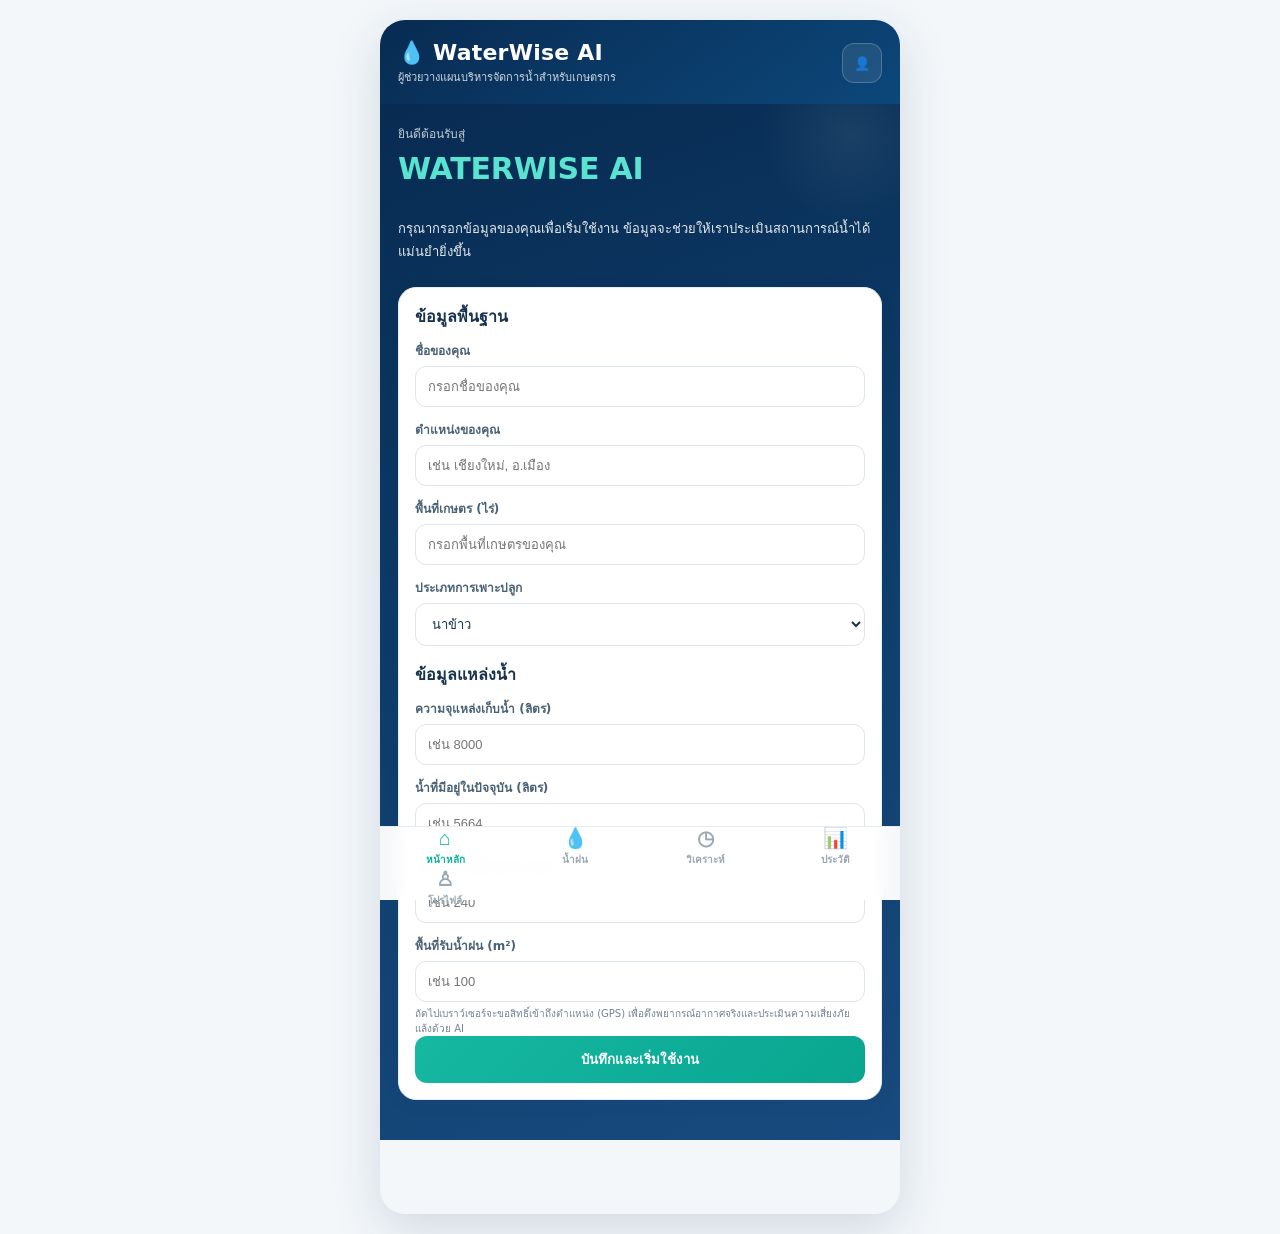
<file: Smart_Aquafarm/frontend/index.html>
<!DOCTYPE html>
<html lang="th">
<head>
  <meta charset="UTF-8" />
  <meta name="viewport" content="width=device-width, initial-scale=1.0" />
  <title>WaterWise AI</title>
  <link rel="stylesheet" href="style.css" />
</head>
<body>
  <div class="app-shell">
    <header class="app-header">
      <div>
        <div class="brand">💧 WaterWise AI</div>
        <div class="brand-sub">ผู้ช่วยวางแผนบริหารจัดการน้ำสำหรับเกษตรกร</div>
      </div>
      <button class="header-btn" id="profileBtn">👤</button>
    </header>

    <main id="app"></main>

    <nav class="bottom-nav">
      <button class="nav-item active" data-page="home"><span>⌂</span>หน้าหลัก</button>
      <button class="nav-item" data-page="water"><span>💧</span>น้ำฝน</button>
      <button class="nav-item" data-page="risk"><span>◷</span>วิเคราะห์</button>
      <button class="nav-item" data-page="history"><span>📊</span>ประวัติ</button>
      <button class="nav-item" data-page="profile"><span>♙</span>โปรไฟล์</button>
    </nav>
  </div>

  <div id="modal" class="modal hidden">
    <div class="modal-card">
      <button class="modal-close" id="modalClose">×</button>
      <div id="modalBody"></div>
    </div>
  </div>

  <script src="app.js"></script>
</body>
</html>
</file>
<file: Smart_Aquafarm/frontend/style.css>
*{box-sizing:border-box}
:root{
  --navy:#082b52;
  --navy2:#0c477a;
  --blue:#1468a9;
  --teal:#16b6a0;
  --teal2:#dff8f3;
  --bg:#f3f7fa;
  --card:#fff;
  --text:#17324d;
  --muted:#718395;
  --line:#e6edf2;
  --yellow:#f7b840;
  --orange:#f28b2f;
  --red:#ea5b3d;
}
html,body{margin:0;padding:0;background:var(--bg);color:var(--text);font-family:system-ui,-apple-system,"Noto Sans Thai","Segoe UI",sans-serif}
body{min-height:100vh}
.app-shell{min-height:100vh;max-width:520px;margin:0 auto;background:var(--bg);position:relative;padding-bottom:74px}
.app-header{background:linear-gradient(145deg,var(--navy),var(--navy2));color:#fff;padding:20px 18px 18px;display:flex;align-items:center;justify-content:space-between}
.brand{font-weight:900;font-size:22px;letter-spacing:.2px}
.brand-sub{font-size:11px;opacity:.8;margin-top:3px}
.header-btn{border:1px solid rgba(255,255,255,.2);background:rgba(255,255,255,.09);color:#fff;border-radius:12px;width:40px;height:40px;cursor:pointer}
main{padding:14px}
.hero{background:linear-gradient(160deg,var(--navy) 0%,#0e3f6d 55%,#194a7f 100%);color:#fff;border-radius:0 0 26px 26px;padding:20px 18px 26px;margin:-14px -14px 14px;position:relative;overflow:hidden}
.hero::before{content:"";position:absolute;right:-40px;top:-60px;width:180px;height:180px;border-radius:50%;background:radial-gradient(circle,rgba(255,255,255,.07),transparent 70%)}
.location{font-size:12px;opacity:.75;display:flex;align-items:center;gap:5px;position:relative;z-index:1}
.hero-title{font-size:23px;font-weight:800;margin:8px 0 18px;position:relative;z-index:1;letter-spacing:-.2px}
.water-main{display:flex;align-items:center;gap:16px;position:relative;z-index:1}
.water-icon{font-size:52px;filter:drop-shadow(0 6px 14px rgba(0,0,0,.25))}
.big-number{font-size:36px;font-weight:900;line-height:1;letter-spacing:-.5px}
.unit{font-size:13px;font-weight:700;opacity:.85}
.meta{font-size:11px;opacity:.75;margin-top:7px}
.pills{display:flex;gap:8px;margin-top:19px;flex-wrap:wrap;position:relative;z-index:1}
.pill{padding:8px 12px;border-radius:999px;border:1px solid rgba(255,255,255,.16);background:rgba(255,255,255,.09);font-size:11px;font-weight:600;display:inline-flex;align-items:center;gap:5px}
.pill.good{color:#8be9d3}
.card{background:var(--card);border:1px solid var(--line);border-radius:18px;padding:16px;margin-bottom:14px;box-shadow:0 4px 18px rgba(20,50,80,.05)}
.section-head{display:flex;align-items:center;justify-content:space-between;gap:8px;margin-bottom:12px}
.section-head h2{margin:0;font-size:16px}
.link-btn{border:0;background:none;color:#0ca994;font-weight:800;cursor:pointer;font-size:12px}
.forecast-scroll{display:flex;gap:9px;overflow-x:auto;padding-bottom:3px}
.forecast-scroll::-webkit-scrollbar{height:5px}
.forecast-day{min-width:70px;border:1px solid var(--line);background:#f8fbfd;border-radius:14px;padding:11px 6px;text-align:center;transition:transform .15s}
.forecast-day.selected{background:linear-gradient(160deg,var(--navy),#0e3f6d);color:#fff;border-color:var(--navy);box-shadow:0 6px 16px rgba(8,43,82,.25)}
.forecast-day .dow{font-size:10.5px;font-weight:800;opacity:.85}
.forecast-day .weather{font-size:19px;margin:5px 0}
.forecast-day .mm{font-size:12px;font-weight:900}
.progress-wrap{margin-top:10px}
.progress-bar{height:12px;border-radius:999px;overflow:hidden;background:#edf2f4;display:flex}
.seg-use{background:#17b59e;width:85%}.seg-evap{background:#f5b940;width:8%}.seg-seep{background:#f27d36;width:5%}.seg-other{background:#aab6bf;width:2%}
.legend{display:grid;gap:7px;margin-top:11px;font-size:11px}
.legend-row{display:flex;justify-content:space-between;gap:10px}
.legend-label{display:flex;align-items:center;gap:7px}.dot{width:9px;height:9px;border-radius:50%}
.water-total{font-size:28px;font-weight:900;margin:4px 0}
.muted{color:var(--muted);font-size:11px}
.water-list{display:grid;gap:9px}
.water-row{display:flex;justify-content:space-between;align-items:center;border:1px solid var(--line);border-radius:13px;padding:11px 12px;background:#fbfdfe}
.water-row .left{display:flex;gap:10px;align-items:center}
.water-row .date{font-size:12px;font-weight:800}
.water-row .rain{font-size:11px;color:var(--muted);margin-top:2px}
.water-row .litres{font-weight:900;font-size:13px}
.segmented{display:flex;background:#edf2f6;border-radius:12px;padding:3px;margin:8px 0 14px}
.segmented button{flex:1;border:0;background:transparent;border-radius:10px;padding:10px 8px;color:var(--muted);font-weight:800;cursor:pointer}
.segmented button.active{background:#fff;color:var(--navy);box-shadow:0 2px 8px rgba(0,0,0,.06)}
.risk-summary{display:flex;align-items:center;gap:18px}
.donut{width:118px;height:118px;border-radius:50%;display:grid;place-items:center;position:relative;flex:none;box-shadow:0 4px 14px rgba(20,50,80,.08)}
.donut::after{content:"";position:absolute;width:74px;height:74px;background:#fff;border-radius:50%}
.donut-inner{position:relative;z-index:2;text-align:center}
.donut-inner b{font-size:18px;display:block}.donut-inner span{font-size:9.5px;color:var(--muted)}
.risk-labels{display:grid;gap:10px;font-size:11.5px;flex:1}
.risk-line{display:flex;justify-content:space-between;gap:10px}.risk-name{display:flex;align-items:center;gap:7px;font-weight:600}
.reason-list{display:grid;gap:12px;margin-top:17px}
.reason{border-top:1px solid var(--line);padding-top:11px;display:flex;gap:10px;align-items:flex-start}
.reason .icon{width:26px;height:26px;border-radius:9px;display:grid;place-items:center;background:#f0f4f7;font-size:13px;flex:none}
.reason .icon.warn{background:#fdecd8;color:#c97a12}
.reason .icon.alert{background:#fde0dc;color:#c8351f}
.reason .icon.info{background:#e3f0fb;color:#0d5da0}
.reason b{font-size:11.5px;font-weight:700}.reason p{margin:2px 0 0;color:var(--muted);font-size:10.5px;line-height:1.55}
.detail-link{display:block;width:100%;text-align:center;border:0;background:none;color:#0ca994;font-weight:800;font-size:12px;cursor:pointer;padding:14px 0 2px}
.warning-box{margin-top:14px;background:#fff3d7;border-radius:14px;padding:12px 13px;color:#8a5b00;font-weight:800;font-size:12px}
.select-row{display:flex;gap:8px}.select-row select{flex:1;padding:10px;border:1px solid var(--line);border-radius:10px;background:#fff}
.primary{width:100%;border:0;background:linear-gradient(135deg,#16b8a2,#09a58f);color:#fff;font-weight:900;padding:13px;border-radius:12px;cursor:pointer}
.secondary{width:100%;border:1px solid #d8e8ee;background:#f5fafc;color:var(--navy);font-weight:800;padding:12px;border-radius:12px;cursor:pointer}
.form-grid{display:grid;gap:13px}
label{font-size:12px;font-weight:800;color:#496175}
input,select{margin-top:6px;width:100%;padding:12px;border:1px solid #dce6ec;border-radius:11px;background:#fff;color:var(--text);font-size:13px}
.help{font-size:10px;color:var(--muted);margin-top:4px}
.empty{padding:40px 10px;text-align:center;color:var(--muted)}
.bottom-nav{position:fixed;bottom:0;left:50%;transform:translateX(-50%);width:min(520px,100%);height:74px;background:rgba(255,255,255,.96);backdrop-filter:blur(8px);border-top:1px solid var(--line);display:grid;grid-template-columns:repeat(4,1fr);z-index:10}
.nav-item{border:0;background:none;color:#9aa8b4;font-size:10px;cursor:pointer;display:flex;flex-direction:column;align-items:center;justify-content:center;gap:4px;font-weight:700}
.nav-item span{font-size:20px;line-height:1}.nav-item.active{color:#0bb39e}
.modal{position:fixed;inset:0;background:rgba(3,23,42,.58);display:grid;place-items:center;padding:18px;z-index:30}
.modal.hidden{display:none}
.modal-card{background:#fff;max-width:480px;width:100%;max-height:90vh;overflow:auto;border-radius:20px;padding:20px;position:relative}
.modal-close{position:absolute;right:12px;top:9px;border:0;background:none;font-size:28px;color:#7a8b99;cursor:pointer}
.modal-card h2{margin:0 0 10px;font-size:19px}
.modal-card p,.modal-card li{font-size:12px;line-height:1.7;color:#52687a}
@media(min-width:700px){body{padding:20px}.app-shell{border-radius:25px;overflow:hidden;box-shadow:0 15px 50px rgba(20,50,80,.15)}}

/* --- live-data additions --- */
.loading-wrap{padding:60px 20px;text-align:center;color:var(--muted)}
.spinner{width:34px;height:34px;border-radius:50%;border:3px solid var(--line);border-top-color:var(--teal);margin:0 auto 14px;animation:spin 0.8s linear infinite}
@keyframes spin{to{transform:rotate(360deg)}}
.banner{border-radius:14px;padding:11px 13px;font-size:11.5px;font-weight:700;margin-bottom:14px;display:flex;gap:8px;align-items:flex-start;line-height:1.5}
.banner.info{background:#e8f2fb;color:#0d5da0}
.banner.warn{background:#fff3d7;color:#8a5b00}
.banner .retry{margin-left:auto;flex:none;border:0;background:rgba(0,0,0,.08);color:inherit;border-radius:8px;padding:4px 9px;font-weight:800;cursor:pointer;font-size:10.5px}
.risk-badge{display:inline-block;padding:3px 9px;border-radius:999px;font-size:10.5px;font-weight:800}
.risk-badge.ต่ำ{background:#e2f7ee;color:#178a5a}
.risk-badge.ปานกลาง{background:#fff1d6;color:#a3720a}
.risk-badge.สูง{background:#ffe4d6;color:#b8551f}
.risk-badge.รุนแรง{background:#fde0dc;color:#c8351f}
.model-note{font-size:10px;color:var(--muted);margin-top:10px;line-height:1.6;border-top:1px dashed var(--line);padding-top:9px}
.prob-bars{display:grid;gap:7px;margin-top:12px}
.prob-row{display:grid;grid-template-columns:60px 1fr 40px;align-items:center;gap:8px;font-size:11px}
.prob-track{height:8px;border-radius:999px;background:#edf2f4;overflow:hidden}
.prob-fill{height:100%;border-radius:999px}
.flood-strip{display:flex;gap:8px;margin-top:12px;overflow-x:auto}
.flood-chip{flex:none;text-align:center;display:grid;gap:5px;justify-items:center}
.history-chart{display:flex;align-items:flex-end;gap:10px;height:170px;overflow-x:auto;padding:6px 2px 0}
.hist-bar-col{flex:none;width:30px;display:flex;flex-direction:column;align-items:center;gap:6px;height:100%;justify-content:flex-end}
.hist-bar-val{font-size:8px;color:var(--muted);font-weight:700}
.hist-bar-track{width:16px;height:110px;background:#eef3f6;border-radius:8px;display:flex;align-items:flex-end;overflow:hidden}
.hist-bar{width:100%;background:linear-gradient(180deg,#16b6a0,#0e8a78);border-radius:8px}
.hist-bar-label{font-size:8.5px;color:var(--muted)}
</file>
